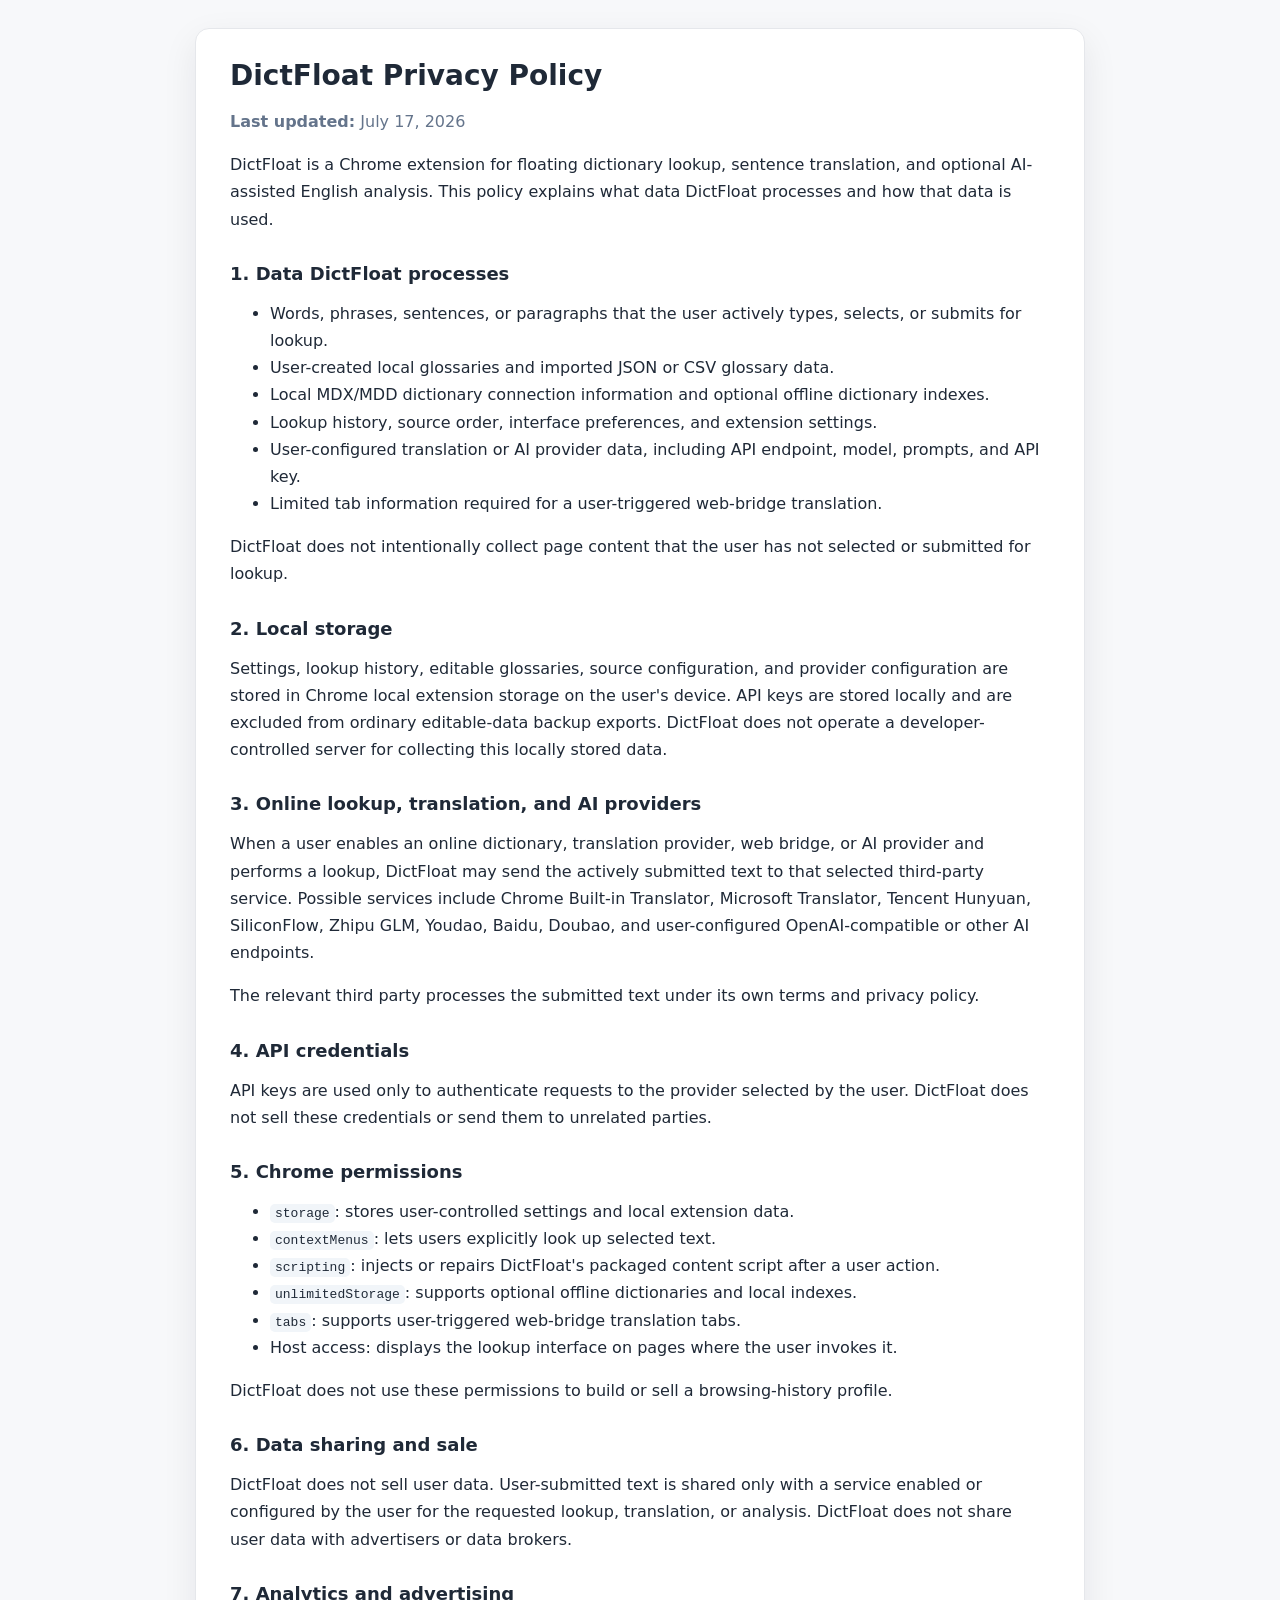
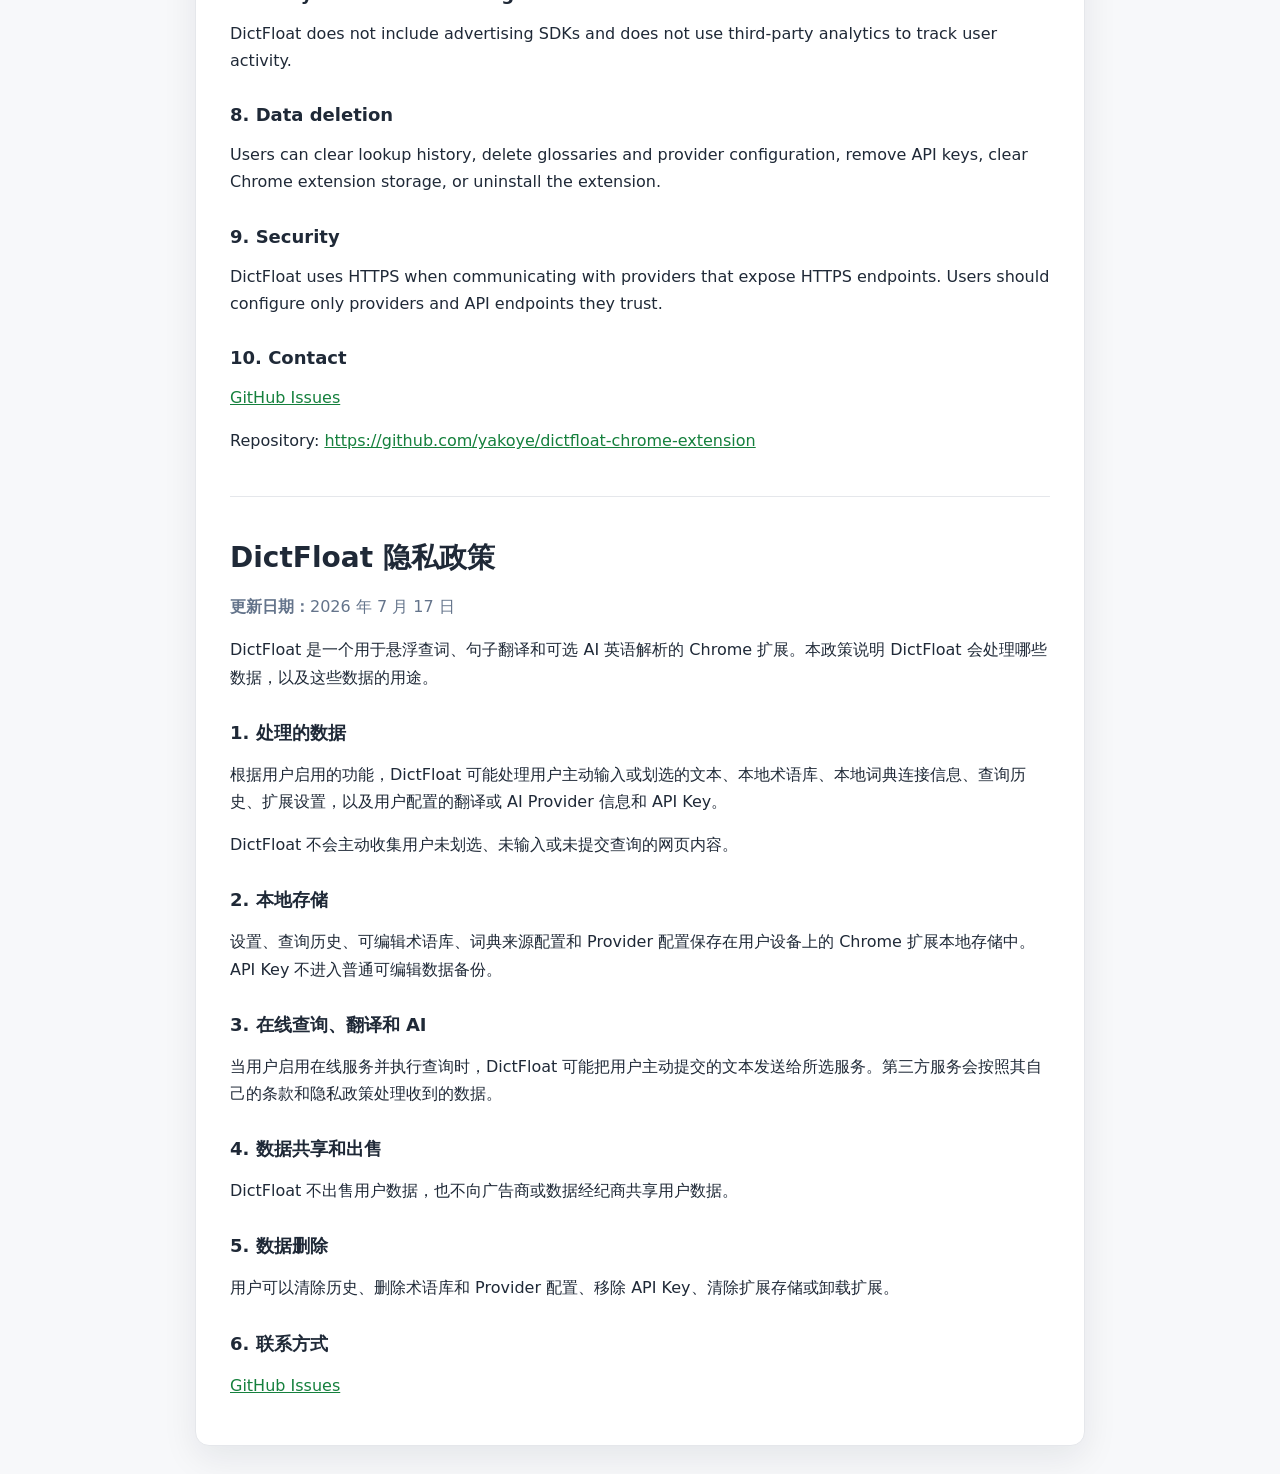
<file: privacy/index.html>
<!doctype html>
<html lang="en">
<head>
  <meta charset="utf-8">
  <meta name="viewport" content="width=device-width, initial-scale=1">
  <meta name="color-scheme" content="light dark">
  <title>DictFloat Privacy Policy</title>
  <style>
    :root { font-family: system-ui, -apple-system, BlinkMacSystemFont, "Segoe UI", sans-serif; color: #1f2937; background: #f7f8fa; }
    body { margin: 0; }
    main { width: min(820px, calc(100% - 32px)); margin: 28px auto; padding: 30px 34px; background: #fff; border: 1px solid #e5e7eb; border-radius: 14px; box-shadow: 0 12px 35px rgba(15,23,42,.08); }
    h1 { margin: 0 0 6px; font-size: 28px; }
    h2 { margin-top: 30px; font-size: 18px; }
    p, li { line-height: 1.7; }
    .date { color: #64748b; }
    code { padding: 2px 5px; border-radius: 5px; background: #f1f5f9; }
    a { color: #15803d; }
    hr { margin: 42px 0; border: 0; border-top: 1px solid #e5e7eb; }
    @media (prefers-color-scheme: dark) {
      :root { color: #e5e7eb; background: #0f172a; }
      main { background: #111827; border-color: #334155; box-shadow: none; }
      .date { color: #94a3b8; }
      code { background: #1e293b; }
      a { color: #4ade80; }
      hr { border-color: #334155; }
    }
  </style>
</head>
<body>
<main>
  <h1>DictFloat Privacy Policy</h1>
  <p class="date"><strong>Last updated:</strong> July 17, 2026</p>
  <p>DictFloat is a Chrome extension for floating dictionary lookup, sentence translation, and optional AI-assisted English analysis. This policy explains what data DictFloat processes and how that data is used.</p>

  <h2>1. Data DictFloat processes</h2>
  <ul>
    <li>Words, phrases, sentences, or paragraphs that the user actively types, selects, or submits for lookup.</li>
    <li>User-created local glossaries and imported JSON or CSV glossary data.</li>
    <li>Local MDX/MDD dictionary connection information and optional offline dictionary indexes.</li>
    <li>Lookup history, source order, interface preferences, and extension settings.</li>
    <li>User-configured translation or AI provider data, including API endpoint, model, prompts, and API key.</li>
    <li>Limited tab information required for a user-triggered web-bridge translation.</li>
  </ul>
  <p>DictFloat does not intentionally collect page content that the user has not selected or submitted for lookup.</p>

  <h2>2. Local storage</h2>
  <p>Settings, lookup history, editable glossaries, source configuration, and provider configuration are stored in Chrome local extension storage on the user's device. API keys are stored locally and are excluded from ordinary editable-data backup exports. DictFloat does not operate a developer-controlled server for collecting this locally stored data.</p>

  <h2>3. Online lookup, translation, and AI providers</h2>
  <p>When a user enables an online dictionary, translation provider, web bridge, or AI provider and performs a lookup, DictFloat may send the actively submitted text to that selected third-party service. Possible services include Chrome Built-in Translator, Microsoft Translator, Tencent Hunyuan, SiliconFlow, Zhipu GLM, Youdao, Baidu, Doubao, and user-configured OpenAI-compatible or other AI endpoints.</p>
  <p>The relevant third party processes the submitted text under its own terms and privacy policy.</p>

  <h2>4. API credentials</h2>
  <p>API keys are used only to authenticate requests to the provider selected by the user. DictFloat does not sell these credentials or send them to unrelated parties.</p>

  <h2>5. Chrome permissions</h2>
  <ul>
    <li><code>storage</code>: stores user-controlled settings and local extension data.</li>
    <li><code>contextMenus</code>: lets users explicitly look up selected text.</li>
    <li><code>scripting</code>: injects or repairs DictFloat's packaged content script after a user action.</li>
    <li><code>unlimitedStorage</code>: supports optional offline dictionaries and local indexes.</li>
    <li><code>tabs</code>: supports user-triggered web-bridge translation tabs.</li>
    <li>Host access: displays the lookup interface on pages where the user invokes it.</li>
  </ul>
  <p>DictFloat does not use these permissions to build or sell a browsing-history profile.</p>

  <h2>6. Data sharing and sale</h2>
  <p>DictFloat does not sell user data. User-submitted text is shared only with a service enabled or configured by the user for the requested lookup, translation, or analysis. DictFloat does not share user data with advertisers or data brokers.</p>

  <h2>7. Analytics and advertising</h2>
  <p>DictFloat does not include advertising SDKs and does not use third-party analytics to track user activity.</p>

  <h2>8. Data deletion</h2>
  <p>Users can clear lookup history, delete glossaries and provider configuration, remove API keys, clear Chrome extension storage, or uninstall the extension.</p>

  <h2>9. Security</h2>
  <p>DictFloat uses HTTPS when communicating with providers that expose HTTPS endpoints. Users should configure only providers and API endpoints they trust.</p>

  <h2>10. Contact</h2>
  <p><a href="https://github.com/yakoye/dictfloat-chrome-extension/issues">GitHub Issues</a></p>
  <p>Repository: <a href="https://github.com/yakoye/dictfloat-chrome-extension">https://github.com/yakoye/dictfloat-chrome-extension</a></p>

  <hr>

  <h1>DictFloat 隐私政策</h1>
  <p class="date"><strong>更新日期：</strong>2026 年 7 月 17 日</p>
  <p>DictFloat 是一个用于悬浮查词、句子翻译和可选 AI 英语解析的 Chrome 扩展。本政策说明 DictFloat 会处理哪些数据，以及这些数据的用途。</p>

  <h2>1. 处理的数据</h2>
  <p>根据用户启用的功能，DictFloat 可能处理用户主动输入或划选的文本、本地术语库、本地词典连接信息、查询历史、扩展设置，以及用户配置的翻译或 AI Provider 信息和 API Key。</p>
  <p>DictFloat 不会主动收集用户未划选、未输入或未提交查询的网页内容。</p>

  <h2>2. 本地存储</h2>
  <p>设置、查询历史、可编辑术语库、词典来源配置和 Provider 配置保存在用户设备上的 Chrome 扩展本地存储中。API Key 不进入普通可编辑数据备份。</p>

  <h2>3. 在线查询、翻译和 AI</h2>
  <p>当用户启用在线服务并执行查询时，DictFloat 可能把用户主动提交的文本发送给所选服务。第三方服务会按照其自己的条款和隐私政策处理收到的数据。</p>

  <h2>4. 数据共享和出售</h2>
  <p>DictFloat 不出售用户数据，也不向广告商或数据经纪商共享用户数据。</p>

  <h2>5. 数据删除</h2>
  <p>用户可以清除历史、删除术语库和 Provider 配置、移除 API Key、清除扩展存储或卸载扩展。</p>

  <h2>6. 联系方式</h2>
  <p><a href="https://github.com/yakoye/dictfloat-chrome-extension/issues">GitHub Issues</a></p>
</main>
</body>
</html>
</file>
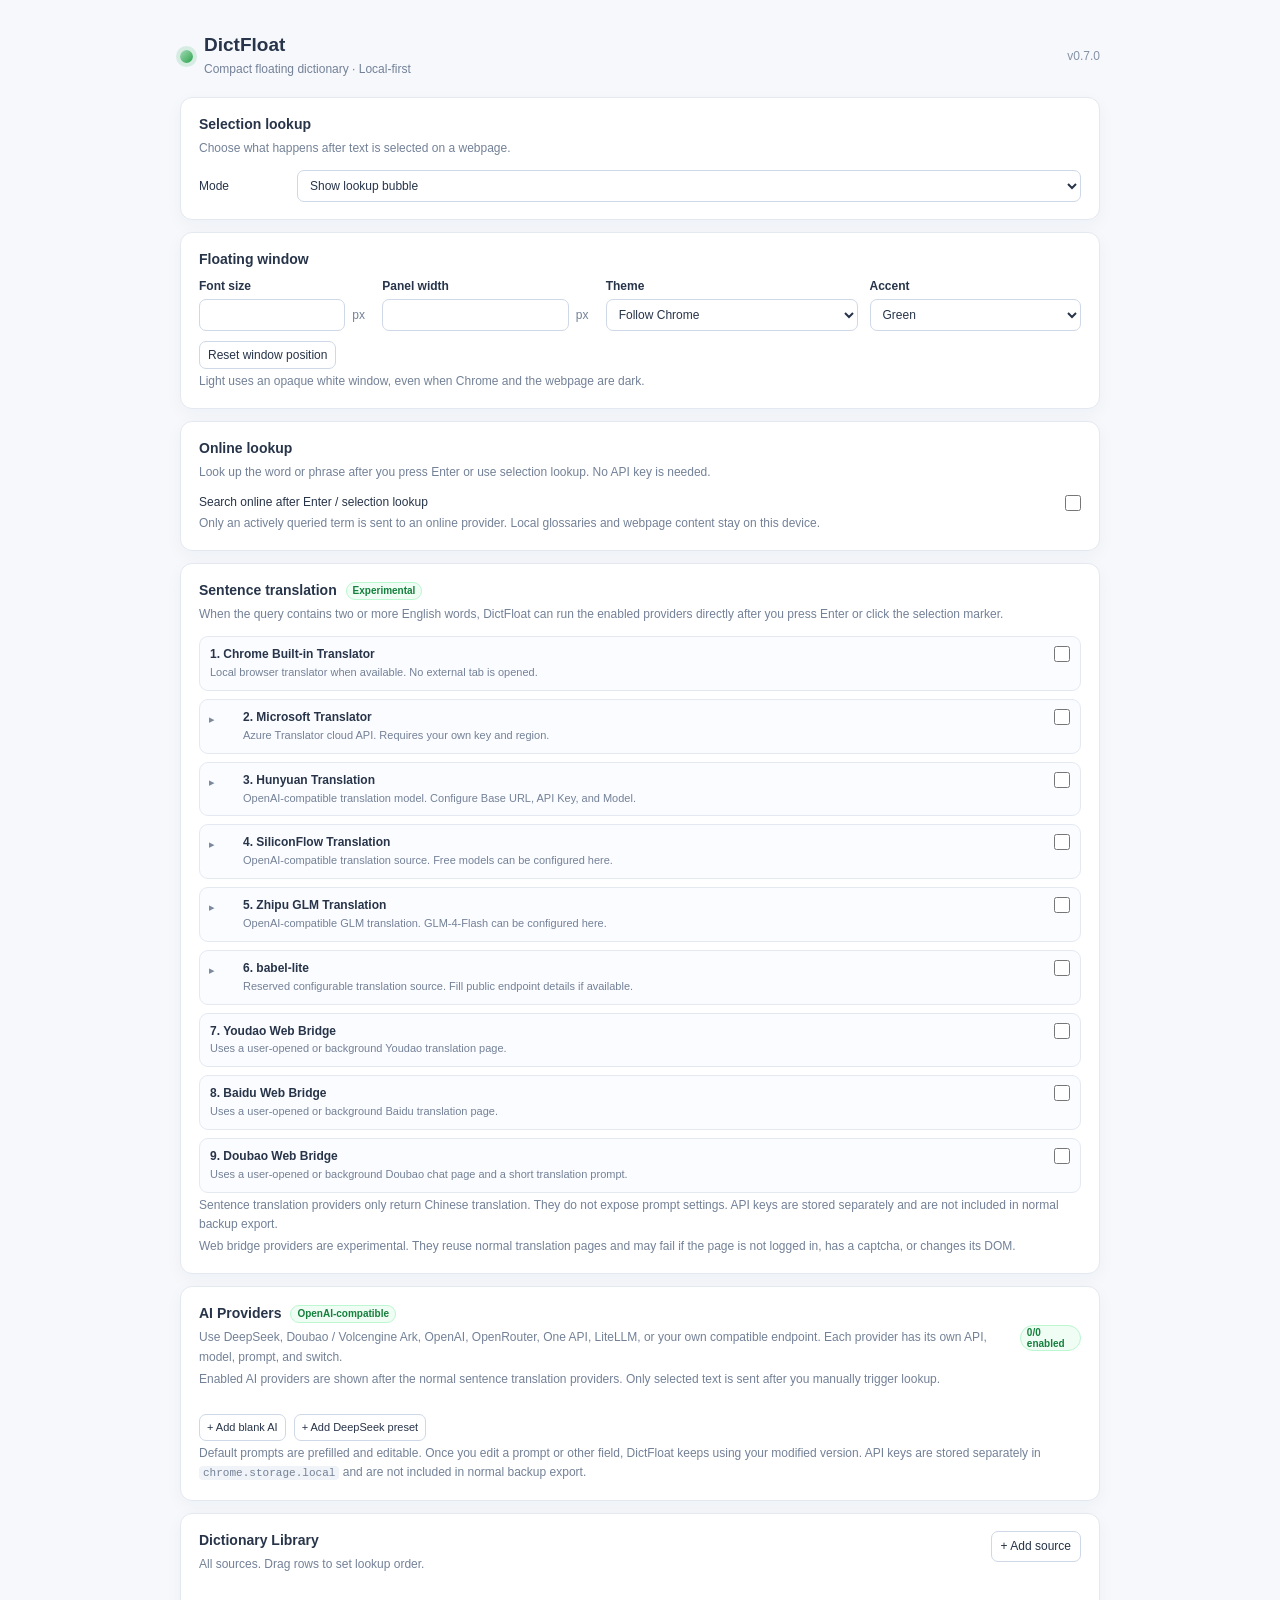
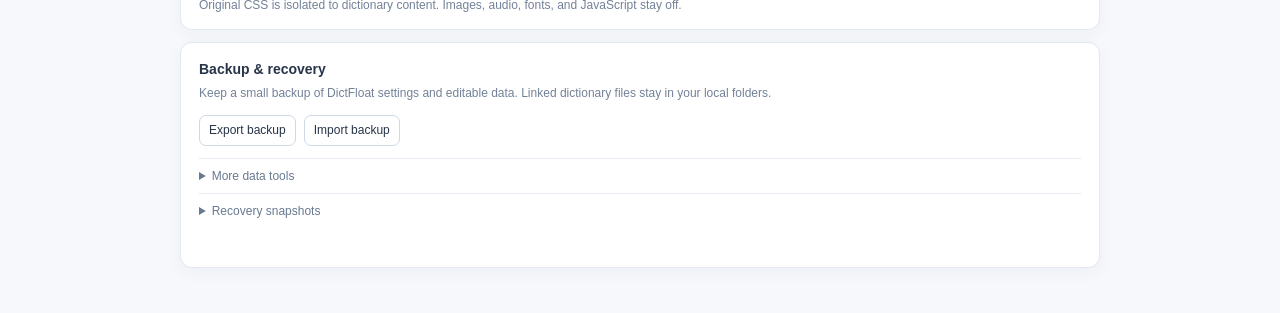
<file: DictFloat-dev/options.html>
<!doctype html>
<html lang="en">
<head>
  <meta charset="utf-8">
  <meta name="viewport" content="width=device-width,initial-scale=1">
  <title>DictFloat Settings</title>
  <link rel="stylesheet" href="options.css">
</head>
<body>
  <main class="shell">
    <header class="page-header">
      <div class="brand"><span class="brand-dot"></span><div><h1>DictFloat</h1><p>Compact floating dictionary · Local-first</p></div></div>
      <div class="version">v0.7.0</div>
    </header>

    <section class="card">
      <h2>Selection lookup</h2>
      <p class="hint">Choose what happens after text is selected on a webpage.</p>
      <label class="setting-row"><span>Mode</span><select id="selectionMode"><option value="bubble">Show lookup bubble</option><option value="auto">Open lookup window automatically</option><option value="off">Off</option></select></label>
    </section>

    <section class="card">
      <h2>Floating window</h2>
      <div class="window-grid">
        <label class="field"><span>Font size</span><span class="input-with-unit"><input id="fontSize" type="number" min="10" max="15" step="1"><small>px</small></span></label>
        <label class="field"><span>Panel width</span><span class="input-with-unit"><input id="panelWidth" type="number" min="320" max="520" step="10"><small>px</small></span></label>
        <label class="field"><span>Theme</span><select id="theme"><option value="system">Follow Chrome</option><option value="light">Light</option><option value="dark">Dark</option></select></label>
        <label class="field"><span>Accent</span><select id="accent"><option value="green">Green</option><option value="blue">Blue</option><option value="rose">Rose</option></select></label>
      </div>
      <div class="inline-actions"><button id="resetWindowPosition" type="button">Reset window position</button></div>
      <p class="hint">Light uses an opaque white window, even when Chrome and the webpage are dark.</p>
    </section>

    <section class="card">
      <h2>Online lookup</h2>
      <p class="hint">Look up the word or phrase after you press Enter or use selection lookup. No API key is needed.</p>
      <label class="toggle-row"><span>Search online after Enter / selection lookup</span><input id="onlineLookup" type="checkbox"></label>
      <p class="hint">Only an actively queried term is sent to an online provider. Local glossaries and webpage content stay on this device.</p>
    </section>



    <section class="card">
      <h2>Sentence translation <span class="beta-chip">Experimental</span></h2>
      <p class="hint">When the query contains two or more English words, DictFloat can run the enabled providers directly after you press Enter or click the selection marker.</p>
      <div class="provider-list">
        <label class="toggle-row provider-row"><span><strong>1. Chrome Built-in Translator</strong><small>Local browser translator when available. No external tab is opened.</small></span><input id="translateChrome" type="checkbox"></label>

        <details class="translation-provider-details">
          <summary><label class="toggle-row provider-row"><span><strong>2. Microsoft Translator</strong><small>Azure Translator cloud API. Requires your own key and region.</small></span><input id="translateMicrosoft" type="checkbox"></label></summary>
          <div class="translation-config-grid">
            <label class="field"><span>API Key</span><input id="microsoftApiKey" data-translation-secret="microsoft" type="password" autocomplete="off" placeholder="Azure Translator key"></label>
            <label class="field"><span>Region</span><input id="microsoftRegion" data-translation-config="microsoft" type="text" placeholder="eastasia / japaneast / global"></label>
            <label class="field full"><span>Endpoint</span><input id="microsoftEndpoint" data-translation-config="microsoft" type="url" placeholder="https://api.cognitive.microsofttranslator.com"></label>
          </div>
        </details>

        <details class="translation-provider-details">
          <summary><label class="toggle-row provider-row"><span><strong>3. Hunyuan Translation</strong><small>OpenAI-compatible translation model. Configure Base URL, API Key, and Model.</small></span><input id="translateHunyuan" type="checkbox"></label></summary>
          <div class="translation-config-grid">
            <label class="field full"><span>API URL / Base URL</span><input id="hunyuanApiUrl" data-translation-config="hunyuan" type="url" placeholder="https://api.hunyuan.cloud.tencent.com/v1"></label>
            <label class="field"><span>API Key</span><input id="hunyuanApiKey" data-translation-secret="hunyuan" type="password" autocomplete="off" placeholder="API Key"></label>
            <label class="field"><span>Model</span><input id="hunyuanModel" data-translation-config="hunyuan" type="text" placeholder="model name"></label>
          </div>
        </details>

        <details class="translation-provider-details">
          <summary><label class="toggle-row provider-row"><span><strong>4. SiliconFlow Translation</strong><small>OpenAI-compatible translation source. Free models can be configured here.</small></span><input id="translateSiliconFlow" type="checkbox"></label></summary>
          <div class="translation-config-grid">
            <label class="field full"><span>API URL / Base URL</span><input id="siliconflowApiUrl" data-translation-config="siliconflow" type="url" placeholder="https://api.siliconflow.cn/v1"></label>
            <label class="field"><span>API Key</span><input id="siliconflowApiKey" data-translation-secret="siliconflow" type="password" autocomplete="off" placeholder="API Key"></label>
            <label class="field"><span>Model</span><input id="siliconflowModel" data-translation-config="siliconflow" type="text" placeholder="Qwen/Qwen2.5-7B-Instruct"></label>
          </div>
        </details>

        <details class="translation-provider-details">
          <summary><label class="toggle-row provider-row"><span><strong>5. Zhipu GLM Translation</strong><small>OpenAI-compatible GLM translation. GLM-4-Flash can be configured here.</small></span><input id="translateZhipu" type="checkbox"></label></summary>
          <div class="translation-config-grid">
            <label class="field full"><span>API URL / Base URL</span><input id="zhipuApiUrl" data-translation-config="zhipu" type="url" placeholder="https://open.bigmodel.cn/api/paas/v4"></label>
            <label class="field"><span>API Key</span><input id="zhipuApiKey" data-translation-secret="zhipu" type="password" autocomplete="off" placeholder="API Key"></label>
            <label class="field"><span>Model</span><input id="zhipuModel" data-translation-config="zhipu" type="text" placeholder="glm-4-flash"></label>
          </div>
        </details>

        <details class="translation-provider-details">
          <summary><label class="toggle-row provider-row"><span><strong>6. babel-lite</strong><small>Reserved configurable translation source. Fill public endpoint details if available.</small></span><input id="translateBabelLite" type="checkbox"></label></summary>
          <div class="translation-config-grid">
            <label class="field full"><span>API URL / Base URL</span><input id="babelliteApiUrl" data-translation-config="babellite" type="url" placeholder="https://..."></label>
            <label class="field"><span>API Key</span><input id="babelliteApiKey" data-translation-secret="babellite" type="password" autocomplete="off" placeholder="API Key"></label>
            <label class="field"><span>Model</span><input id="babelliteModel" data-translation-config="babellite" type="text" placeholder="optional"></label>
          </div>
        </details>

        <label class="toggle-row provider-row"><span><strong>7. Youdao Web Bridge</strong><small>Uses a user-opened or background Youdao translation page.</small></span><input id="translateYoudaoBridge" type="checkbox"></label>
        <label class="toggle-row provider-row"><span><strong>8. Baidu Web Bridge</strong><small>Uses a user-opened or background Baidu translation page.</small></span><input id="translateBaiduBridge" type="checkbox"></label>
        <label class="toggle-row provider-row"><span><strong>9. Doubao Web Bridge</strong><small>Uses a user-opened or background Doubao chat page and a short translation prompt.</small></span><input id="translateDoubaoBridge" type="checkbox"></label>
      </div>
      <p class="hint">Sentence translation providers only return Chinese translation. They do not expose prompt settings. API keys are stored separately and are not included in normal backup export.</p>
      <p class="hint">Web bridge providers are experimental. They reuse normal translation pages and may fail if the page is not logged in, has a captcha, or changes its DOM.</p>
    </section>

    <section class="card custom-ai-card">
      <div class="section-title ai-heading">
        <div>
          <h2>AI Providers <span class="beta-chip">OpenAI-compatible</span></h2>
          <p class="hint">Use DeepSeek, Doubao / Volcengine Ark, OpenAI, OpenRouter, One API, LiteLLM, or your own compatible endpoint. Each provider has its own API, model, prompt, and switch.</p>
        </div>
        <span id="aiProviderCount" class="source-status">0/0 enabled</span>
      </div>
      <p class="hint">Enabled AI providers are shown after the normal sentence translation providers. Only selected text is sent after you manually trigger lookup.</p>
      <div id="aiProviderList" class="ai-provider-list"></div>
      <div class="actions ai-provider-add-actions">
        <button id="addAiProvider" type="button">+ Add blank AI</button>
        <button id="addDeepSeekProvider" type="button">+ Add DeepSeek preset</button>
      </div>
      <p class="hint">Default prompts are prefilled and editable. Once you edit a prompt or other field, DictFloat keeps using your modified version. API keys are stored separately in <code>chrome.storage.local</code> and are not included in normal backup export.</p>
    </section>

    <section class="card library-card" id="dictionaryLibraryCard">
      <div class="section-title library-heading">
        <div>
          <h2>Dictionary Library</h2>
          <p class="hint">All sources. Drag rows to set lookup order.</p>
        </div>
        <div class="library-add-wrap">
          <button id="toggleAddSource" type="button" aria-expanded="false">+ Add source</button>
          <div id="addSourceMenu" class="source-menu" hidden>
            <button id="newGlossaryAction" type="button">Create empty glossary</button>
            <label class="source-menu-file">Import JSON / CSV glossary<input id="importFile" type="file" accept=".json,.csv,application/json,text/csv"></label>
            <label class="source-menu-file">Import Wudao offline pack<input id="importWudaoFiles" type="file" accept=".ind,.z" multiple></label>
            <button id="connectMdictFolder" type="button">Connect MDX / MDD folder</button>
          </div>
        </div>
      </div>
      <div id="libraryConnectionNotice" class="library-connection-notice" hidden>
        <span id="libraryConnectionNoticeText"></span>
        <button id="reconnectDictionaryRootInline" type="button">Find missing</button>
      </div>
      <div id="librarySourceList" class="dictionary-list library-source-list"></div>
      <div class="library-progress">
        <button id="cancelMdictIndex" type="button" class="danger" hidden>Cancel indexing</button>
        <span id="libraryHint" class="hint">Original CSS is isolated to dictionary content. Images, audio, fonts, and JavaScript stay off.</span>
      </div>
    </section>

    <section class="card recovery-card">
      <div class="section-title recovery-heading">
        <div>
          <h2>Backup &amp; recovery</h2>
          <p class="hint">Keep a small backup of DictFloat settings and editable data. Linked dictionary files stay in your local folders.</p>
        </div>
      </div>
      <div class="actions recovery-actions">
        <button id="exportBackup" type="button">Export backup</button>
        <label class="file-btn">Import backup<input id="importBackup" type="file" accept=".json,application/json"></label>
      </div>
      <details class="recovery-details">
        <summary>More data tools</summary>
        <div class="actions">
          <button id="exportJson" type="button">Export editable JSON</button>
          <button id="exportCsv" type="button">Export editable CSV</button>
          <button class="danger" id="clearEntries" type="button">Clear all glossary entries</button>
        </div>
      </details>
      <details class="recovery-details recovery-snapshots">
        <summary>Recovery snapshots</summary>
        <p class="hint">DictFloat keeps the latest five small snapshots before high-impact changes. MDX / MDD and Wudao data files are never copied.</p>
        <div id="recoverySnapshotList" class="recovery-snapshot-list"></div>
      </details>
      <p id="status" class="status" aria-live="polite"></p>
    </section>
  </main>

  <dialog id="entryManagerDialog" class="entry-manager-dialog" aria-labelledby="entryManagerTitle">
    <div class="entry-manager-card"><div class="entry-manager-head"><h2 id="entryManagerTitle">Glossary entries</h2><button id="entryManagerClose" type="button" aria-label="Close">×</button></div><div class="entry-manager-tools"><input id="entryManagerSearch" type="search" placeholder="Search entries"><button id="entryManagerAdd" type="button">+ Add entry</button></div><div id="entryManagerList" class="entry-manager-list"></div></div>
  </dialog>
  <dialog id="entryEditorDialog" class="entry-manager-dialog" aria-labelledby="entryEditorTitle">
    <div class="entry-manager-card entry-editor-card"><div class="entry-manager-head"><h2 id="entryEditorTitle">Edit entry</h2><button id="entryEditorCancel" type="button" aria-label="Close">×</button></div><form id="entryEditorForm" class="entry-editor-form"><label>Term *<input name="term" required></label><label>Chinese<input name="chinese"></label><label class="wide">Aliases<input name="aliases" placeholder="comma-separated"></label><label class="wide">Definition *<textarea name="definition" required></textarea></label><label>Tags<input name="tags" placeholder="comma-separated"></label><label>Related terms<input name="related" placeholder="comma-separated"></label><label>Category<input name="category"></label><label>Source<input name="source"></label><div class="actions entry-editor-actions"><button id="entryEditorDelete" class="danger" type="button" hidden>Delete</button><span class="grow"></span><button id="entryEditorCancelSecondary" type="button">Cancel</button><button type="submit">Save</button></div></form></div>
  </dialog>

  <dialog id="safetyDialog" class="safety-dialog" aria-labelledby="safetyDialogTitle">
    <div class="safety-dialog-card">
      <h2 id="safetyDialogTitle">Confirm change</h2>
      <p id="safetyDialogMessage" class="safety-dialog-message"></p>
      <ul id="safetyDialogImpact" class="safety-dialog-impact"></ul>
      <label id="safetyDialogInputWrap" class="safety-dialog-input" hidden>
        <span id="safetyDialogInputLabel"></span>
        <input id="safetyDialogInput" type="text" autocomplete="off" spellcheck="false">
      </label>
      <div class="actions safety-dialog-actions">
        <button id="safetyDialogCancel" type="button">Cancel</button>
        <button id="safetyDialogConfirm" class="danger" type="button">Continue</button>
      </div>
    </div>
  </dialog>
  <script src="mdict-db.js"></script>
    <script src="options.js"></script>
</body>
</html>
</file>
<file: DictFloat-dev/options.css>
:root {
  --df-accent:#16a34a;
  --df-accent-strong:#15803d;
  --df-accent-soft:#f0fdf4;
  --df-accent-border:#bbf7d0;
  color-scheme: light dark;
  font-family: -apple-system, BlinkMacSystemFont, "Segoe UI", "Microsoft YaHei", Arial, sans-serif;
  color: #273449;
  background: #f6f8fc;
  font-size: 14px;
}
* { box-sizing: border-box; }
body { margin: 0; padding: 34px 18px; }
.shell { width: min(920px, 100%); margin: 0 auto; }
.page-header { display:flex; align-items:center; justify-content:space-between; gap:18px; margin-bottom:18px; }
.brand { display:flex; align-items:center; gap:11px; min-width:0; }
.brand-dot { width:13px; height:13px; flex:0 0 auto; border-radius:50%; background:linear-gradient(135deg,#86efac,#16a34a); box-shadow:0 0 0 5px rgba(22,163,74,.14); }
h1 { margin:0; font-size:19px; line-height:1.2; }
h2 { margin:0 0 5px; font-size:14px; line-height:1.35; }
p { line-height:1.6; }
.brand p,.hint { margin:3px 0 0; color:#738197; font-size:12px; }
.version { flex:0 0 auto; color:#8592a5; font-size:12px; }
.card { margin:12px 0; padding:17px 18px; border:1px solid #e4e9f1; border-radius:12px; background:#fff; box-shadow:0 5px 18px rgba(30,41,59,.04); }
button,input,select,textarea { color:inherit; font:inherit; }
button,select,input,textarea,.file-btn { border:1px solid #cfd8e6; border-radius:7px; background:#fff; }
button { min-height:31px; padding:6px 9px; cursor:pointer; font-size:12px; }
button:hover { background:#f4f7fb; }
input,select { width:100%; min-width:0; height:32px; padding:6px 8px; font-size:12px; }
textarea { width:100%; min-width:0; padding:7px 8px; resize:vertical; font-size:12px; line-height:1.55; }
select { cursor:pointer; }

.setting-row { display:flex; align-items:center; gap:12px; margin-top:12px; font-size:12px; }
.setting-row > span { flex:0 0 86px; }
.setting-row select { flex:1; }
.window-grid { display:grid; grid-template-columns:minmax(92px,.68fr) minmax(120px,.84fr) minmax(150px,1fr) minmax(118px,.84fr); gap:12px; margin-top:10px; align-items:end; }
.field { min-width:0; display:grid; grid-template-rows:auto 32px; gap:6px; }
.field > span:first-child { font-size:12px; font-weight:650; white-space:nowrap; }
.input-with-unit { width:100%; min-width:0; height:32px; display:grid; grid-template-columns:minmax(0,1fr) auto; align-items:center; gap:7px; }
.input-with-unit input { min-width:0; width:100%; }
.input-with-unit small { display:block; min-width:18px; color:#738197; font-size:12px; white-space:nowrap; }
.inline-actions { margin-top:10px; }
.inline-actions button { min-height:28px; padding:5px 8px; }

.toggle-row { display:flex; align-items:center; justify-content:space-between; gap:14px; margin-top:12px; font-size:12px; }
.toggle-row > span { min-width:0; line-height:1.4; }
.toggle-row input[type="checkbox"] { width:16px; height:16px; min-width:16px; margin:0; padding:0; accent-color:var(--df-accent); }
.section-title { display:flex; align-items:flex-start; justify-content:space-between; gap:12px; }
.section-title > div { min-width:0; }
.actions { display:flex; flex-wrap:wrap; gap:8px; margin-top:12px; }
.file-btn { display:inline-flex; align-items:center; min-height:31px; padding:6px 9px; cursor:pointer; font-size:12px; }
.file-btn:hover { background:#f4f7fb; }
.file-btn input { display:none; }
.source-file-btn { margin-top:12px; }
.danger { border-color:#f0c2bf; color:#b42318; }
.status { min-height:20px; margin:12px 0 0; color:#0f766e; font-size:12px; }
.beta-chip { display:inline-flex; align-items:center; min-height:18px; margin-left:5px; padding:0 6px; border:1px solid var(--df-accent-border); border-radius:999px; background:var(--df-accent-soft); color:var(--df-accent-strong); font-size:10px; font-weight:700; vertical-align:1px; }
code { padding:1px 4px; border-radius:4px; background:#f0f3f7; font-family:ui-monospace,SFMono-Regular,Consolas,monospace; font-size:.92em; }

.dictionary-list { display:grid; gap:8px; margin-top:13px; }
.dictionary-item { display:flex; align-items:center; gap:10px; min-width:0; padding:9px 10px; border:1px solid #e4e9f1; border-radius:9px; background:#fbfcff; }
.dictionary-item > input[type="checkbox"] { width:16px; height:16px; min-width:16px; margin:0; padding:0; accent-color:var(--df-accent); }
.dictionary-info { flex:1; min-width:0; }
.dictionary-name { overflow:hidden; text-overflow:ellipsis; white-space:nowrap; font-size:12px; font-weight:700; }
.dictionary-meta { margin-top:2px; color:#7b899c; font-size:11px; line-height:1.45; word-break:break-word; }
.dictionary-actions { display:flex; align-items:center; gap:6px; flex:0 0 auto; }
.dictionary-actions button { min-height:27px; padding:4px 7px; font-size:11px; }
.dictionary-actions .delete { border-color:#f0c2bf; color:#b42318; }
.source-list .dictionary-item { align-items:flex-start; }
.source-status { display:inline-flex; align-items:center; min-height:19px; margin-top:5px; padding:1px 6px; border:1px solid var(--df-accent-border); border-radius:999px; background:var(--df-accent-soft); color:var(--df-accent-strong); font-size:10px; font-weight:650; }
.empty-list { padding:8px 2px; color:#8795a9; font-size:12px; }


.custom-ai-grid { display:grid; grid-template-columns:repeat(2,minmax(0,1fr)); gap:12px; margin-top:12px; align-items:end; }
.custom-ai-url { grid-column:1 / -1; }
.custom-ai-key { grid-column:1 / -1; }
.numeric-grid { grid-template-columns:repeat(3,minmax(0,1fr)); }
.prompt-field { margin-top:12px; grid-template-rows:auto auto; }
.compact-toggle { justify-content:flex-start; gap:9px; margin-top:9px; color:#65758d; }
.compact-toggle > span { flex:0 0 auto; }
.custom-ai-test-result { margin:10px 0 0; padding:9px 10px; border:1px solid #e0e7f0; border-radius:8px; background:#fbfcff; color:#42516a; white-space:pre-wrap; word-break:break-word; font:12px/1.55 ui-monospace,SFMono-Regular,Consolas,monospace; }
.ai-heading { align-items:center; }
.ai-provider-list { display:grid; gap:12px; margin-top:13px; }
.ai-provider-item { padding:12px; border:1px solid #e4e9f1; border-radius:10px; background:#fbfcff; }
.ai-provider-head { display:flex; align-items:flex-start; justify-content:space-between; gap:12px; }
.ai-provider-toggle { display:flex; align-items:flex-start; gap:9px; min-width:0; }
.ai-provider-toggle input[type="checkbox"] { width:16px; height:16px; min-width:16px; margin:2px 0 0; padding:0; accent-color:var(--df-accent); }
.ai-provider-toggle span { min-width:0; display:grid; gap:2px; }
.ai-provider-toggle strong { font-size:12px; line-height:1.35; }
.ai-provider-toggle small { color:#7b899c; font-size:11px; line-height:1.35; word-break:break-word; }
.ai-provider-controls { display:flex; flex-wrap:wrap; justify-content:flex-end; gap:6px; }
.ai-provider-controls button,.ai-provider-actions button,.ai-provider-add-actions button { min-height:27px; padding:4px 7px; font-size:11px; }
.ai-provider-grid { margin-top:11px; }
.ai-show-key { margin-top:8px; }
.ai-provider-actions { margin-top:10px; }
@media (max-width:700px) { .custom-ai-grid,.numeric-grid { grid-template-columns:1fr; } .custom-ai-url,.custom-ai-key { grid-column:auto; } }

@media (max-width: 900px) {
  .window-grid { grid-template-columns:repeat(2,minmax(0,1fr)); }
}


@media (max-width:650px) {
  body { padding:22px 14px; }
  .window-grid { grid-template-columns:1fr; }
  .setting-row { align-items:flex-start; flex-direction:column; gap:6px; }
  .setting-row > span { flex:auto; }
  .setting-row select { width:100%; }
}

@media (prefers-color-scheme: dark) {
  :root { color:#e7edf7; background:#111827; }
  .card { background:#182233; border-color:#2b3a52; box-shadow:0 5px 18px rgba(0,0,0,.18); }
  .brand p,.hint,.version { color:#aab7ca; }
  button,select,input,textarea,.file-btn { background:#111a28; border-color:#40506a; color:#e7edf7; }
  button:hover,.file-btn:hover { background:#1c2a3f; }
  .input-with-unit small { color:#aab7ca; }
  .status { color:#5eead4; }
  .danger,.dictionary-actions .delete { border-color:#7f3b3b; color:#fca5a5; }
  .dictionary-item { background:#111a28; border-color:#33445e; }
  .dictionary-meta { color:#aab7ca; }
  .source-status { border-color:color-mix(in srgb, var(--df-accent) 36%, #35465f); background:color-mix(in srgb, var(--df-accent) 14%, #172338); color:color-mix(in srgb, var(--df-accent) 56%, white); }
  .beta-chip { border-color:color-mix(in srgb, var(--df-accent) 36%, #35465f); background:color-mix(in srgb, var(--df-accent) 14%, #172338); color:color-mix(in srgb, var(--df-accent) 56%, white); }
  code { background:#26344a; }
  .custom-ai-test-result { border-color:#33445e; background:#111a28; color:#dce7f6; }
  .ai-provider-item { background:#111a28; border-color:#33445e; }
  .ai-provider-toggle small { color:#aab7ca; }
}


#wudaoCard .dictionary-item { align-items:flex-start; }
.wudao-status { margin-top:4px; color:#687991; font-size:11px; line-height:1.45; }
.wudao-ready { color:#16835b; font-weight:650; }
.dark .wudao-ready { color:#75d5a9; }

/* Lookup order rows */
.source-order-item { align-items:center; }
.source-order-index {
  width:20px;
  height:20px;
  min-width:20px;
  display:inline-flex;
  align-items:center;
  justify-content:center;
  border:1px solid #e0e7f0;
  border-radius:50%;
  background:#f6f8fc;
  color:#718198;
  font-size:10px;
  font-weight:700;
}
.order-actions { gap:4px; }
.order-actions button { width:28px; min-width:28px; padding:3px 0; }
.order-actions button:disabled { cursor:default; opacity:.42; }
.dark .source-order-index { border-color:#3b4b64; background:#1d2a3e; color:#b7c4d6; }


/* Unified Dictionary Library */
.library-card { position:relative; }
.library-heading { align-items:flex-start; }
.library-heading .hint { max-width:560px; }
.library-add-wrap { position:relative; flex:0 0 auto; }
.source-menu { position:absolute; z-index:20; top:calc(100% + 7px); right:0; width:220px; padding:5px; display:grid; gap:2px; border:1px solid #d9e1ec; border-radius:9px; background:#fff; box-shadow:0 12px 28px rgba(27,39,58,.15); }
.source-menu[hidden] { display:none; }
.source-menu button, .source-menu-file { display:flex; width:100%; align-items:center; min-height:31px; padding:6px 8px; border:0; border-radius:6px; background:transparent; text-align:left; color:inherit; font-size:12px; cursor:pointer; }
.source-menu button:hover, .source-menu-file:hover { background:#f4f7fb; }
.source-menu-file input { display:none; }
.library-source-list { gap:9px; }
.library-source-item { align-items:flex-start; padding:10px; }
.library-source-item > .source-order-index { margin-top:1px; }
.library-source-item > input[type="checkbox"] { margin-top:3px; }
.source-drag-handle {
  width:18px;
  min-width:18px;
  min-height:24px;
  display:inline-flex;
  align-items:center;
  justify-content:center;
  margin-top:-1px;
  border-radius:6px;
  color:#97a5b7;
  cursor:grab;
  font-size:17px;
  line-height:1;
  user-select:none;
}
.source-drag-handle:hover { background:#f1f4f8; color:#586a82; }
.source-drag-handle:active { cursor:grabbing; }
.library-source-item.is-dragging { opacity:.45; }
.library-source-item.drop-before { box-shadow:inset 0 2px 0 var(--df-accent); }
.library-source-item.drop-after { box-shadow:inset 0 -2px 0 var(--df-accent); }
.library-title-line { display:flex; align-items:center; gap:7px; min-width:0; }
.library-title-line .dictionary-name { flex:0 1 auto; }
.library-kind { display:inline-flex; align-items:center; min-height:18px; padding:1px 6px; border:1px solid #dce3ee; border-radius:999px; background:#f5f7fb; color:#62728b; font-size:10px; font-weight:700; white-space:nowrap; }
.library-file-link { color:#5e718d; }
.library-file-link::first-letter { color:#496480; }
.library-actions { justify-content:flex-end; flex-wrap:wrap; max-width:250px; }
.library-progress { display:flex; align-items:center; gap:10px; margin-top:11px; }
.library-progress .hint { margin:0; }
.library-progress #cancelMdictIndex { flex:0 0 auto; }
@media (max-width:700px) {
  .library-heading { flex-direction:column; }
  .library-add-wrap { align-self:stretch; }
  .library-add-wrap > button { width:100%; }
  .source-menu { left:0; right:auto; width:100%; }
  .library-source-item { flex-wrap:wrap; }
  .library-source-item .dictionary-info { min-width:calc(100% - 56px); }
  .library-actions { width:100%; max-width:none; margin-left:30px; }
  .library-progress { align-items:flex-start; flex-direction:column; }
}
@media (prefers-color-scheme: dark) {
  .source-menu { background:#182233; border-color:#40506a; box-shadow:0 12px 28px rgba(0,0,0,.4); }
  .source-menu button:hover,.source-menu-file:hover { background:#1c2a3f; }
  .library-kind { border-color:#3b4b64; background:#1d2a3e; color:#b7c4d6; }
  .library-file-link { color:#b3c2d9; }
  .source-drag-handle { color:#8191a8; }
  .source-drag-handle:hover { background:#25344b; color:#d8e4f4; }
}

/* Backup & recovery: deliberately small, secondary controls. */
.recovery-card .hint { max-width:640px; }
.recovery-actions { margin-top:12px; }
.recovery-details { margin-top:12px; border-top:1px solid #e7ecf3; padding-top:10px; }
.recovery-details summary { width:max-content; cursor:pointer; color:#687991; font-size:12px; user-select:none; }
.recovery-details summary:hover { color:#34455f; }
input[type="checkbox"]:disabled { cursor:not-allowed; opacity:.45; }
@media (prefers-color-scheme: dark) {
  .recovery-details { border-color:#33445e; }
  .recovery-details summary { color:#aab7ca; }
  .recovery-details summary:hover { color:#e7edf7; }
}

/* Linked dictionary health is deliberately compact: a stale record should be
   visible, but not turn the library into a warning dashboard. */
.library-connection-notice { display:flex; align-items:center; justify-content:space-between; gap:10px; margin-top:10px; padding:7px 9px; border:1px solid #f5d49a; border-radius:8px; background:#fff9ec; color:#9a6700; font-size:12px; line-height:1.35; }
.library-connection-notice[hidden] { display:none; }
.library-connection-notice button { min-height:27px; padding:4px 8px; border-color:#edc77d; color:#9a6700; background:#fff; font-size:11px; white-space:nowrap; }
@media (prefers-color-scheme: dark) {
  .library-connection-notice { border-color:#785d26; background:#2b2415; color:#f5d58d; }
  .library-connection-notice button { border-color:#80682e; background:#211b10; color:#f5d58d; }
}


/* Data safety: one explicit confirmation surface for destructive and overwrite actions. */
.safety-dialog { width:min(460px, calc(100vw - 28px)); margin:auto; padding:0; border:0; background:transparent; color:#273449; }
.safety-dialog::backdrop { background:rgba(15,23,42,.42); backdrop-filter:blur(2px); }
.safety-dialog-card { padding:18px; border:1px solid #e4e9f1; border-radius:13px; background:#fff; box-shadow:0 24px 70px rgba(15,23,42,.30); }
.safety-dialog-card h2 { margin:0 0 7px; font-size:15px; }
.safety-dialog-message { margin:0; color:#526176; font-size:12px; line-height:1.6; }
.safety-dialog-impact { display:grid; gap:4px; margin:12px 0 0; padding:9px 11px 9px 27px; border:1px solid #edf0f5; border-radius:8px; background:#fafbfe; color:#607087; font-size:11px; line-height:1.45; }
.safety-dialog-input { display:grid; gap:6px; margin-top:13px; color:#4d5d73; font-size:12px; font-weight:650; }
.safety-dialog-input code { margin:0 2px; color:var(--df-accent-strong); }
.safety-dialog-input input { width:100%; }
.safety-dialog-actions { justify-content:flex-end; margin-top:16px; }
.safety-dialog-actions .danger:disabled { cursor:not-allowed; opacity:.48; }
.recovery-snapshots { margin-top:10px; }
.recovery-snapshot-list { display:grid; gap:7px; margin-top:10px; }
.recovery-snapshot { display:flex; align-items:center; gap:10px; min-width:0; padding:8px 9px; border:1px solid #e8edf3; border-radius:8px; background:#fbfcff; }
.recovery-snapshot-info { flex:1; min-width:0; }
.recovery-snapshot-title { overflow:hidden; text-overflow:ellipsis; white-space:nowrap; color:#39485f; font-size:12px; font-weight:650; }
.recovery-snapshot-meta { margin-top:2px; color:#7b899c; font-size:11px; line-height:1.4; }
.recovery-snapshot button { flex:0 0 auto; min-height:27px; padding:4px 8px; font-size:11px; }
.recovery-snapshot-empty { padding:3px 0 0; color:#8795a9; font-size:12px; }
@media (prefers-color-scheme: dark) {
  .safety-dialog { color:#e7edf7; }
  .safety-dialog-card { border-color:#33445d; background:#182235; box-shadow:0 24px 70px rgba(0,0,0,.50); }
  .safety-dialog-message { color:#b9c5d5; }
  .safety-dialog-impact { border-color:#304159; background:#141d2c; color:#abb9cd; }
  .safety-dialog-input { color:#d1daea; }
  .recovery-snapshot { border-color:#33445d; background:#172235; }
  .recovery-snapshot-title { color:#e0e7f1; }
  .recovery-snapshot-meta { color:#aab7c9; }
}


/* Accent color — destructive actions retain their red semantics. */
body[data-accent="rose"] { --df-accent:#ec4899; --df-accent-strong:#c0266c; --df-accent-soft:#fff7fb; --df-accent-border:#f2c8d8; }
body[data-accent="green"] { --df-accent:#16a34a; --df-accent-strong:#15803d; --df-accent-soft:#f0fdf4; --df-accent-border:#bbf7d0; }
body[data-accent="blue"] { --df-accent:#2563eb; --df-accent-strong:#1d4ed8; --df-accent-soft:#eff6ff; --df-accent-border:#bfdbfe; }
input[type="checkbox"] { accent-color:var(--df-accent) !important; }
.brand-dot { background:linear-gradient(135deg, color-mix(in srgb, var(--df-accent) 40%, white), var(--df-accent)) !important; box-shadow:0 0 0 4px color-mix(in srgb, var(--df-accent) 14%, transparent) !important; }
.library-source-item.drop-before { box-shadow:inset 0 2px 0 var(--df-accent) !important; }.library-source-item.drop-after { box-shadow:inset 0 -2px 0 var(--df-accent) !important; }
.source-status { border-color:var(--df-accent-border) !important; background:var(--df-accent-soft) !important; color:var(--df-accent-strong) !important; }
.entry-manager-dialog { width:min(720px,calc(100vw - 28px));max-height:min(78vh,720px);margin:auto;padding:0;border:0;background:transparent;color:#273449; }.entry-manager-dialog::backdrop{background:rgba(15,23,42,.42);backdrop-filter:blur(2px)}.entry-manager-card{max-height:inherit;overflow:auto;padding:17px;border:1px solid #e4e9f1;border-radius:13px;background:#fff;box-shadow:0 24px 70px rgba(15,23,42,.30)}.entry-manager-head{display:flex;align-items:center;justify-content:space-between;gap:10px}.entry-manager-head h2{margin:0;font-size:15px}.entry-manager-head>button{width:28px;min-width:28px;height:28px;padding:0;border:0;background:transparent;color:#62728b;font-size:20px}.entry-manager-head>button:hover{background:#f1f4f8;color:#273449}.entry-manager-tools{display:flex;gap:8px;margin-top:13px}.entry-manager-tools input{flex:1;min-width:0}.entry-manager-list{display:grid;gap:6px;margin-top:12px}.entry-manager-row{display:flex;align-items:center;gap:10px;padding:8px 9px;border:1px solid #e6ebf2;border-radius:8px;background:#fbfcff}.entry-manager-info{flex:1;min-width:0;display:grid;gap:2px}.entry-manager-info strong,.entry-manager-info span{overflow:hidden;text-overflow:ellipsis;white-space:nowrap}.entry-manager-info strong{font-size:12px}.entry-manager-info span{color:#75849a;font-size:11px}.entry-manager-empty{padding:20px 6px;color:#7b899c;font-size:12px;text-align:center}.entry-editor-card{max-width:660px}.entry-editor-form{display:grid;grid-template-columns:1fr 1fr;gap:10px;margin-top:14px}.entry-editor-form label{display:grid;gap:5px;color:#4d5d73;font-size:11px;font-weight:650}.entry-editor-form label.wide{grid-column:1/-1}.entry-editor-form textarea{min-height:120px;resize:vertical}.entry-editor-actions{grid-column:1/-1;justify-content:flex-end;margin-top:4px}@media(prefers-color-scheme:dark){.entry-manager-dialog{color:#e7edf7}.entry-manager-card{border-color:#33445d;background:#182235;box-shadow:0 24px 70px rgba(0,0,0,.50)}.entry-manager-head>button:hover{background:#25344b;color:#fff}.entry-manager-row{border-color:#33445d;background:#172235}.entry-manager-info span{color:#aab7c9}.entry-editor-form label{color:#d1daea}}@media(max-width:650px){.entry-editor-form{grid-template-columns:1fr}.entry-editor-form label.wide,.entry-editor-actions{grid-column:auto}}


/* Sentence translation provider settings */
.provider-list { display:grid; gap:8px; margin-top:12px; }
.provider-row { align-items:flex-start; margin-top:0; padding:9px 10px; border:1px solid #e4e9f1; border-radius:9px; background:#fbfcff; }
.provider-row span { display:grid; gap:2px; }
.provider-row strong { font-size:12px; font-weight:700; }
.provider-row small { color:#738197; font-size:11px; line-height:1.45; }
@media (prefers-color-scheme: dark) {
  .provider-row { background:#111a28; border-color:#33445e; }
  .provider-row small { color:#aab7ca; }
}

/* v0.6.6 translation provider configs */
.translation-provider-details { border:1px solid #e4e9f1; border-radius:9px; background:#fbfcff; overflow:hidden; }
.translation-provider-details > summary { list-style:none; cursor:pointer; }
.translation-provider-details > summary::-webkit-details-marker { display:none; }
.translation-provider-details > summary .provider-row { border:0; border-radius:0; background:transparent; margin:0; }
.translation-provider-details > summary::before { content:'▸'; float:left; margin:13px 0 0 9px; color:#7b899c; font-size:11px; }
.translation-provider-details[open] > summary::before { content:'▾'; }
.translation-provider-details > summary .provider-row { padding-left:28px; }
.translation-config-grid { display:grid; grid-template-columns:repeat(2,minmax(0,1fr)); gap:10px; padding:0 10px 11px 28px; border-top:1px solid #e9eef5; }
.translation-config-grid .field { margin-top:10px; }
.translation-config-grid .full { grid-column:1 / -1; }
.ai-provider-item.collapsed .ai-provider-body { display:none; }
.ai-provider-item.collapsed { padding-bottom:12px; }
.ai-provider-controls [data-ai-action="toggle-details"] { min-width:28px; font-weight:800; }
@media (max-width:700px) { .translation-config-grid { grid-template-columns:1fr; } .translation-config-grid .full { grid-column:auto; } }
@media (prefers-color-scheme: dark) {
  .translation-provider-details { background:#111a28; border-color:#33445e; }
  .translation-provider-details > summary::before { color:#aab7ca; }
  .translation-config-grid { border-top-color:#33445e; }
}
</file>
